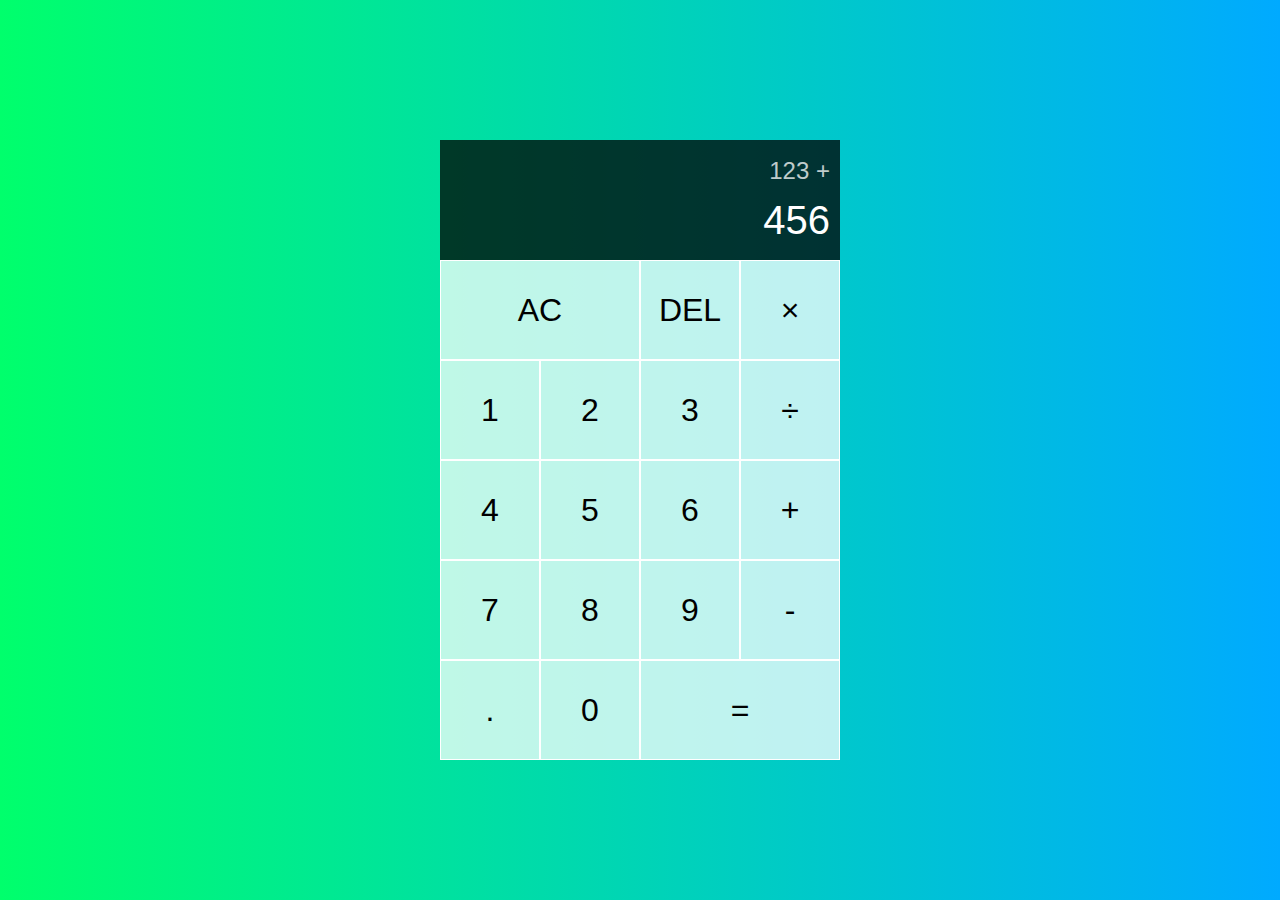
<file: JavaScript Calculator/index.html>
<!DOCTYPE html>
<html lang="en">
<head>
    <meta charset="UTF-8">
    <meta name="viewport" content="width=device-width, initial-scale=1.0">
    <title>Calculator</title>
    <link href="styles.css" rel="stylesheet">
    <script src="script.js" defer></script>
</head>
<body>
    <div class="calculator-grid">
        <div class="output">
            <div class="previous-operand">123 + </div>
            <div class="current-operand">456</div>
        </div>
        <button class="span-two">AC</button>
        <button>DEL</button>
        <button>×</button>
        <button>1</button>
        <button>2</button>
        <button>3</button>
        <button>÷</button>
        <button>4</button>
        <button>5</button>
        <button>6</button>
        <button>+</button>
        <button>7</button>
        <button>8</button>
        <button>9</button>
        <button>-</button>
        <button>.</button>
        <button>0</button>
        <button class="span-two">=</button>
    </div>
</body>
</html>
</file>
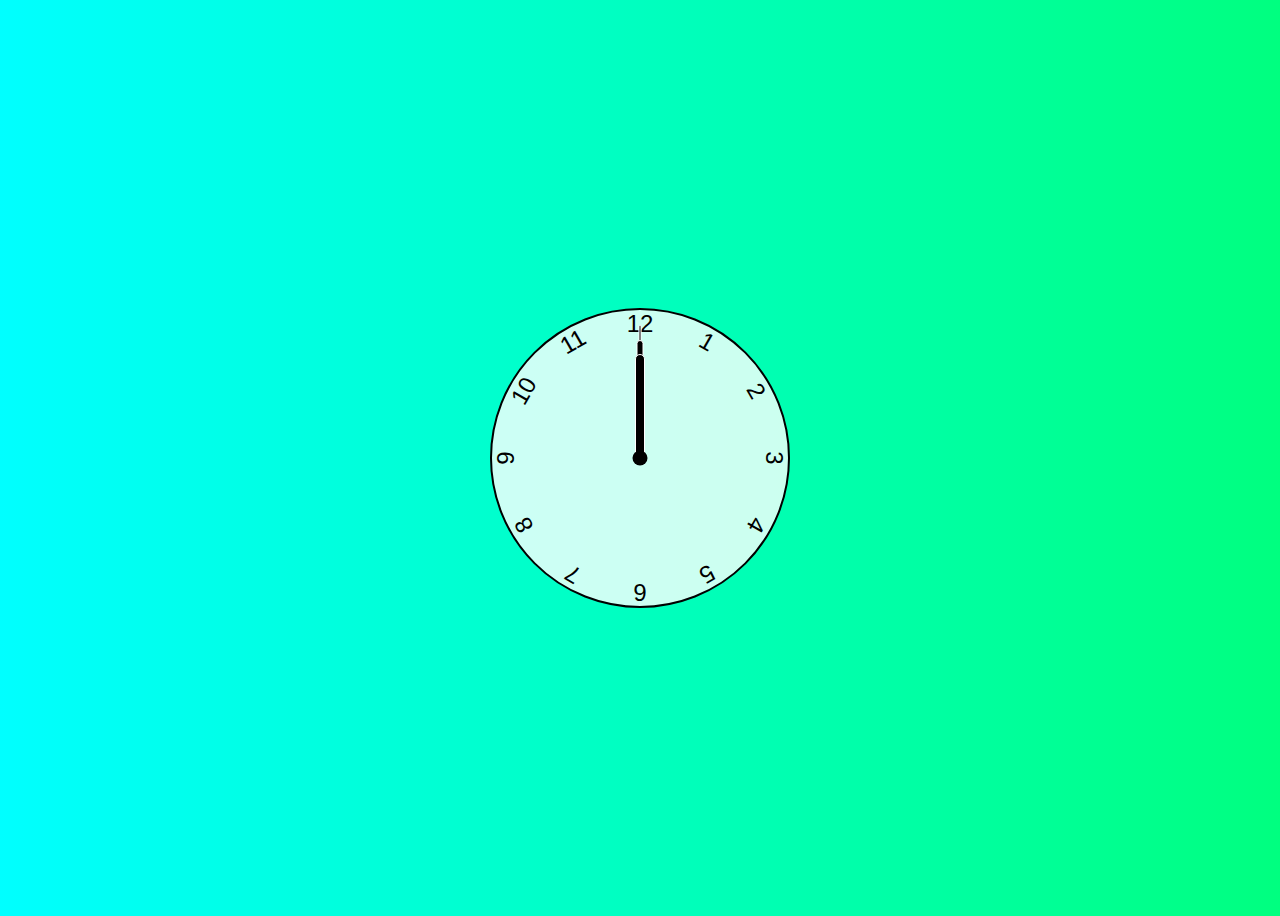
<file: JavaScript Clock/index.html>
<!DOCTYPE html>
<html lang="en">
<head>
    <meta charset="UTF-8">
    <meta name="viewport" content="width=device-width, initial-scale=1.0">
    <link href="styles.css" rel="stylesheet">
    <title>Clock</title>
</head>
<body>
    <div class="clock">
        <div class = "hand second"></div>
        <div class = "hand minute"></div>
        <div class = "hand hour"></div>
        <div class="number number1">1</div>
        <div class="number number2">2</div>
        <div class="number number3">3</div>
        <div class="number number4">4</div>
        <div class="number number5">5</div>
        <div class="number number6">6</div>
        <div class="number number7">7</div>
        <div class="number number8">8</div>
        <div class="number number9">9</div>
        <div class="number number10">10</div>
        <div class="number number11">11</div>
        <div class="number number12">12</div>
    </div>
</body>
</html>
</file>
<file: JavaScript Calculator/styles.css>
*, *::before, *::after {
    box-sizing: border-box;
    font-family: Gotham Rounded, sans-serif;
    font-weight: normal;
}

body {
    padding: 0;
    margin: 0;
    background: linear-gradient(to right, #00FF6C, #00AAFF);
}

.calculator-grid {
  display: grid;
  justify-content: center;
  align-content: center;    
  min-height: 100vh;
  grid-template-columns: repeat(4, 100px);
  grid-template-rows: minmax(120px, auto) repeat(5, 100px);
}

.calculator-grid > button {
  cursor: pointer;
  font-size: 2rem;
  border: 1px solid white;
  outline: none;
  background-color: rgba(255, 255, 255, .75);
}

.calculator-grid > button:hover {
  background-color: rgba(255, 255, 255, .9);
}

.span-two {
  grid-column: span 2;
}

.output {
  grid-column: 1 / -1;
  background-color: rgba(0, 0, 0, .75);
  display: flex;
  align-items: flex-end;
  justify-content: space-around;
  flex-direction: column;
  padding: 10px;
  word-wrap: break-word;
  word-break: break-all;
}

.output .previous-operand {
  color: rgba(255, 255, 255, .75);
  font-size: 1.5rem;
}

.output .current-operand {
  color: white;
  font-size: 2.5rem;
}
</file>
<file: JavaScript Clock/styles.css>
*, *::after, *::before {
    box-sizing: border-box;
    font-family: 'Trebuchet MS', 'Lucida Sans Unicode', 'Lucida Grande', 'Lucida Sans', Arial, sans-serif;
}

body{
    background: linear-gradient(to left, hsl(150, 100%, 50%), hsl(180, 100%, 50%));
    display: flex;
    justify-content: center;
    align-items: center;
    min-height: 100vh;
    overflow: hidden;
}

.clock{
    width: 300px;
    height: 300px;
    background-color: rgba(255, 255, 255, .8);
    border-radius: 50%;
    border: 2px solid black;
    position: relative;
}

.clock .number{
    --rotation: 0;
    position: absolute;
    width: 100%;
    height: 100%;
    text-align: center;
    transform: rotate(var(--rotation));
    font-size: 1.5rem;
}

.clock .number1{--rotation: 30deg;}
.clock .number2{--rotation: 60deg;}
.clock .number3{--rotation: 90deg;}
.clock .number4{--rotation: 120deg;}
.clock .number5{--rotation: 150deg;}
.clock .number6{--rotation: 180deg;}
.clock .number7{--rotation: 210deg;}
.clock .number8{--rotation: 240deg;}
.clock .number9{--rotation: 270deg;}
.clock .number10{--rotation: 300deg;}
.clock .number11{--rotation: 330deg;}

.clock .hand {
    --rotation: 0;
    position: absolute;
    bottom: 50%;
    left: 50%;
    background-color: black;
    border: 1px solid white;
    border-top-left-radius: 10px;
    border-top-right-radius: 10px;
    transform-origin: bottom;
    z-index: 10;
    transform: translateX(-50%) rotate(calc(var(--rotation) * 1deg));
}

.clock::after {
    content: '';
    position: absolute;
    background-color: black;
    z-index: 11;
    width: 15px;
    height: 15px;
    top: 50%;
    left: 50%;
    transform: translate(-50%, -50%);
    border-radius: 50%;
}

.clock .hand.second {
    width: 3px;
    height: 45%;
    background-color: black;
}

.clock .hand.minute {
    width: 7px;
    height: 40%;
    background-color: black;
}

.clock .hand.hour {
    width: 10px;
    height: 35%;
    background-color: black;
}
</file>
